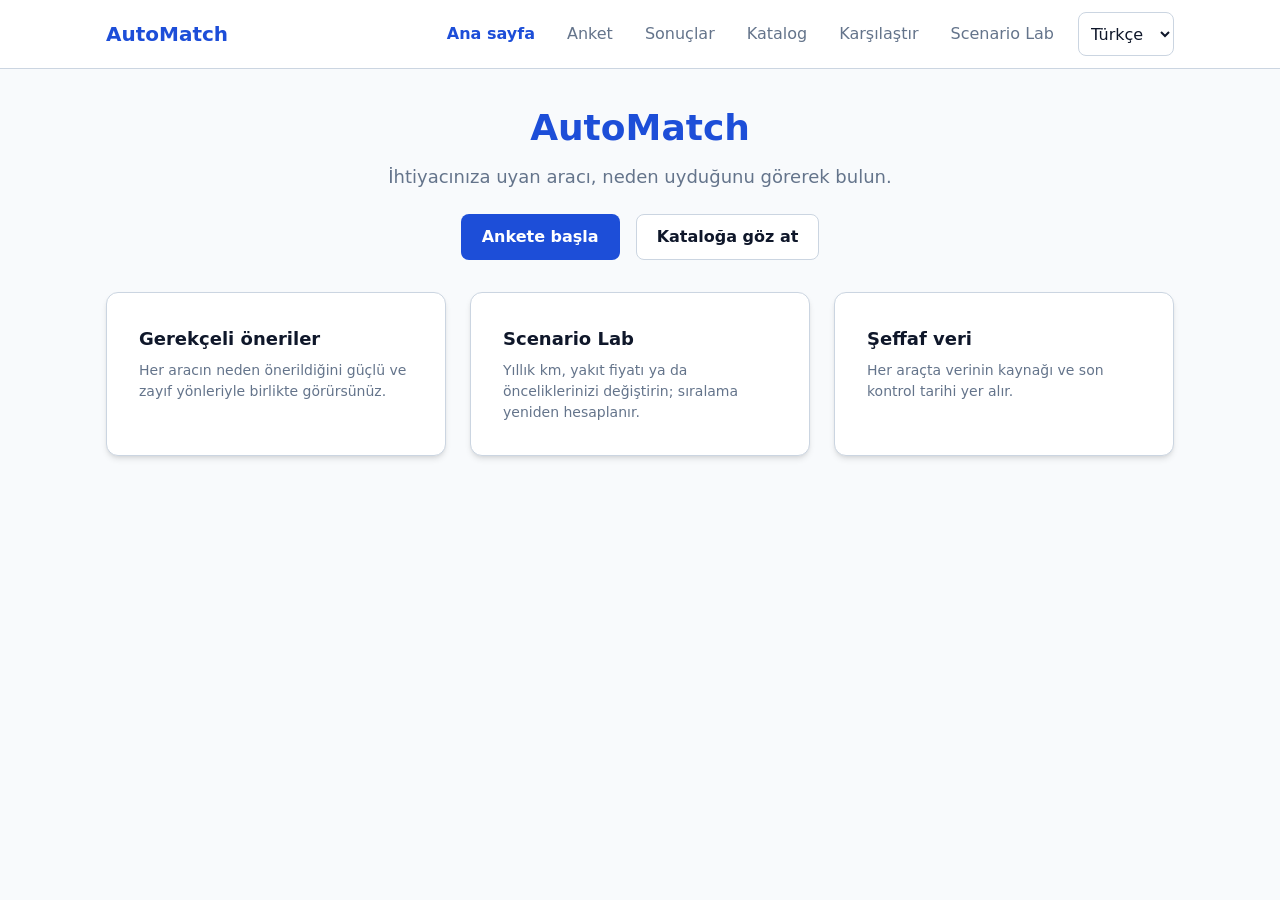
<file: app/static/index.html>
<!DOCTYPE html>
<html lang="tr">
<head>
  <meta charset="UTF-8">
  <meta name="viewport" content="width=device-width, initial-scale=1">
  <title data-i18n="index.title">AutoMatch</title>
  <link rel="stylesheet" href="css/base.css">
  <link rel="stylesheet" href="css/index.css">
</head>
<body>
  <header class="site-header" data-site-nav></header>

  <main class="container">
    <section class="hero" aria-labelledby="heroTitle">
      <h1 id="heroTitle" class="hero-title" data-i18n="index.title">AutoMatch</h1>
      <p class="hero-subtitle" data-i18n="index.subtitle">İhtiyacınıza uyan aracı, neden uyduğunu görerek bulun.</p>
      <div class="hero-actions">
        <a href="survey.html" class="btn btn-primary" data-i18n="index.startSurvey">Ankete başla</a>
        <a href="catalog.html" class="btn btn-secondary" data-i18n="index.browseCatalog">Kataloğa göz at</a>
      </div>
    </section>

    <section class="feature-list">
      <article class="card">
        <h2 class="card-title" data-i18n="index.features.1.title">Gerekçeli öneriler</h2>
        <p class="card-subtitle" data-i18n="index.features.1.desc">Her aracın neden önerildiğini güçlü ve zayıf yönleriyle birlikte görürsünüz.</p>
      </article>
      <article class="card">
        <h2 class="card-title" data-i18n="index.features.2.title">Scenario Lab</h2>
        <p class="card-subtitle" data-i18n="index.features.2.desc">Yıllık km, yakıt fiyatı ya da önceliklerinizi değiştirin; sıralama yeniden hesaplanır.</p>
      </article>
      <article class="card">
        <h2 class="card-title" data-i18n="index.features.3.title">Şeffaf veri</h2>
        <p class="card-subtitle" data-i18n="index.features.3.desc">Her araçta verinin kaynağı ve son kontrol tarihi yer alır.</p>
      </article>
    </section>
  </main>

  <script src="js/nav.js"></script>
</body>
</html>
</file>
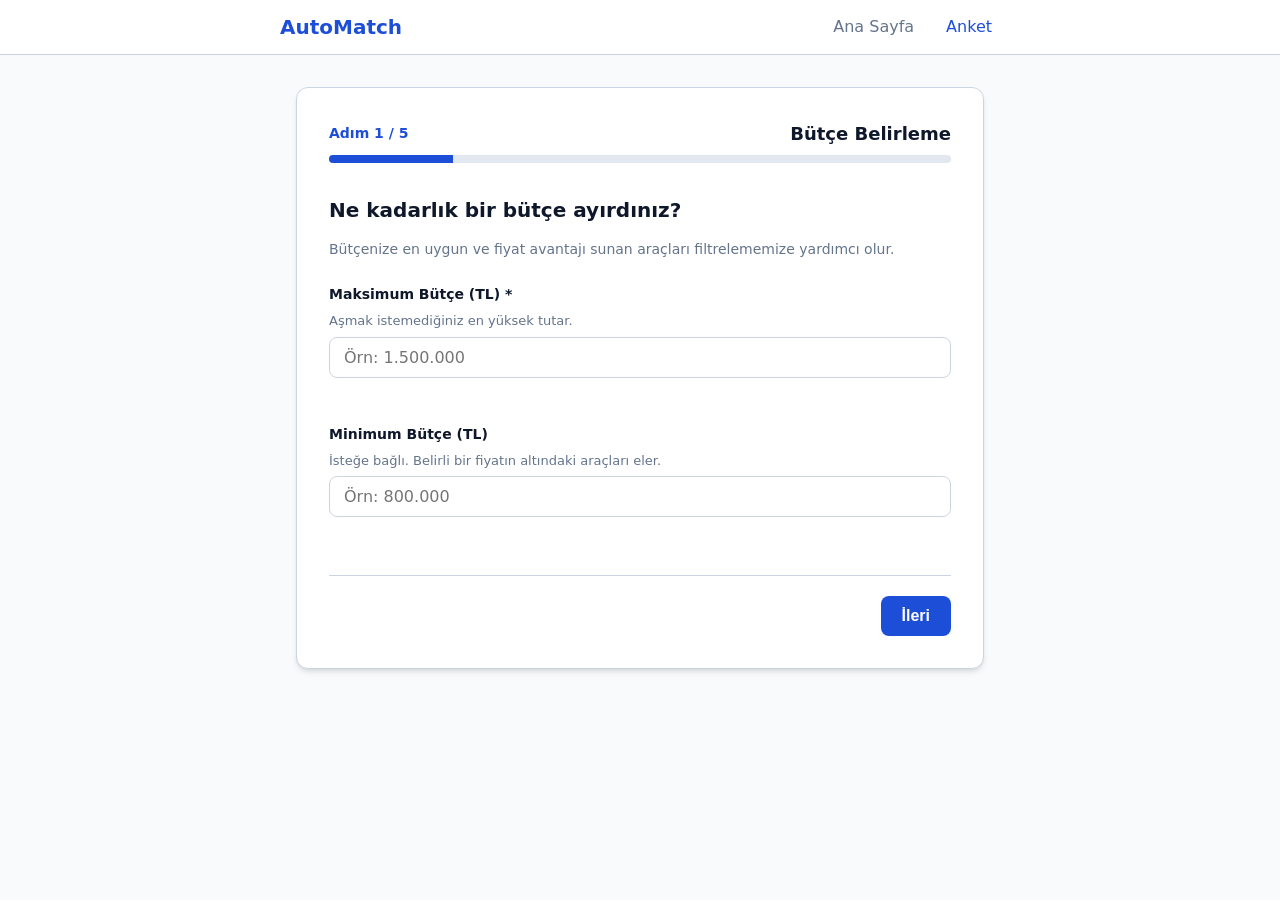
<file: app/static/results.html>
<!DOCTYPE html>
<html lang="tr">
<head>
  <meta charset="UTF-8">
  <meta name="viewport" content="width=device-width, initial-scale=1">
  <title data-i18n="results.title">Sonuçlar</title>
  <link rel="stylesheet" href="css/base.css">
  <link rel="stylesheet" href="css/results.css">
</head>
<body>
  <header class="site-header" data-site-nav></header>

  <!-- TODO(T15): i18n.js replaces the Turkish fallbacks via data-i18n. -->
  <main class="container results-page">
    <h1 id="resultsTitle" class="results-title" data-i18n="results.title">Sonuçlar</h1>
    <p class="card-subtitle" data-i18n="results.subtitle">Tercihlerinize en uygun ilk 5 araç</p>

    <p id="resultsLoading" class="results-muted" role="status" aria-live="polite" data-i18n="results.loading">Öneriler yükleniyor...</p>

    <div id="resultsError" class="alert-box alert-danger" role="alert" hidden>
      <p class="results-alert-text" data-i18n="results.error">Öneriler alınamadı. Lütfen tekrar deneyin.</p>
      <div class="alert-actions">
        <button type="button" id="retryButton" class="btn btn-secondary" data-i18n="results.retry">Tekrar dene</button>
      </div>
    </div>

    <section id="resultsSuccess" aria-labelledby="resultsTitle" hidden>
      <p class="results-muted"><span data-i18n="results.totalMatches">Kriterlerinize uyan araç sayısı:</span> <strong id="totalMatches"></strong></p>
      <div id="resultsList" class="results-list"></div>
      <div class="results-bar">
        <p id="compareMessage" class="compare-message" role="status" aria-live="polite" data-i18n="results.compareHint">Karşılaştırmak için 2 veya 3 araç seçin.</p>
        <div class="results-bar-actions">
          <button type="button" id="compareButton" class="btn btn-primary" disabled data-i18n="results.compareButton">Seçilenleri karşılaştır</button>
          <a href="scenario.html" class="btn btn-secondary" data-i18n="results.tryScenario">Senaryo dene</a>
        </div>
      </div>
    </section>

    <section id="resultsConflict" class="card" aria-labelledby="conflictTitle" hidden>
      <h2 id="conflictTitle" class="card-title" data-i18n="results.conflict.title">Kriterlerinize uyan araç bulunamadı</h2>
      <h3 class="result-section-title" data-i18n="results.conflict.reason">Neden</h3>
      <p id="conflictReason" class="result-text"></p>
      <div id="conflictConstraintsBlock" class="result-section">
        <h3 class="result-section-title" data-i18n="results.conflict.constraints">Engelleyen kısıtlar</h3>
        <ul id="conflictConstraints" class="result-list"></ul>
      </div>
      <div id="conflictSuggestionsBlock" class="result-section">
        <h3 class="result-section-title" data-i18n="results.conflict.suggestions">Esnetme önerileri</h3>
        <ul id="conflictSuggestions" class="result-list"></ul>
      </div>
      <div id="conflictExplanationBlock" class="result-section">
        <h3 class="result-section-title" data-i18n="results.explanation">Açıklama</h3>
        <p id="conflictExplanation" class="result-text"></p>
      </div>
      <a href="survey.html" class="btn btn-primary conflict-edit" data-i18n="results.conflict.editPreferences">Tercihleri düzenle</a>
    </section>
  </main>

  <script src="js/nav.js"></script>
  <script src="js/results.js"></script>
</body>
</html>
</file>
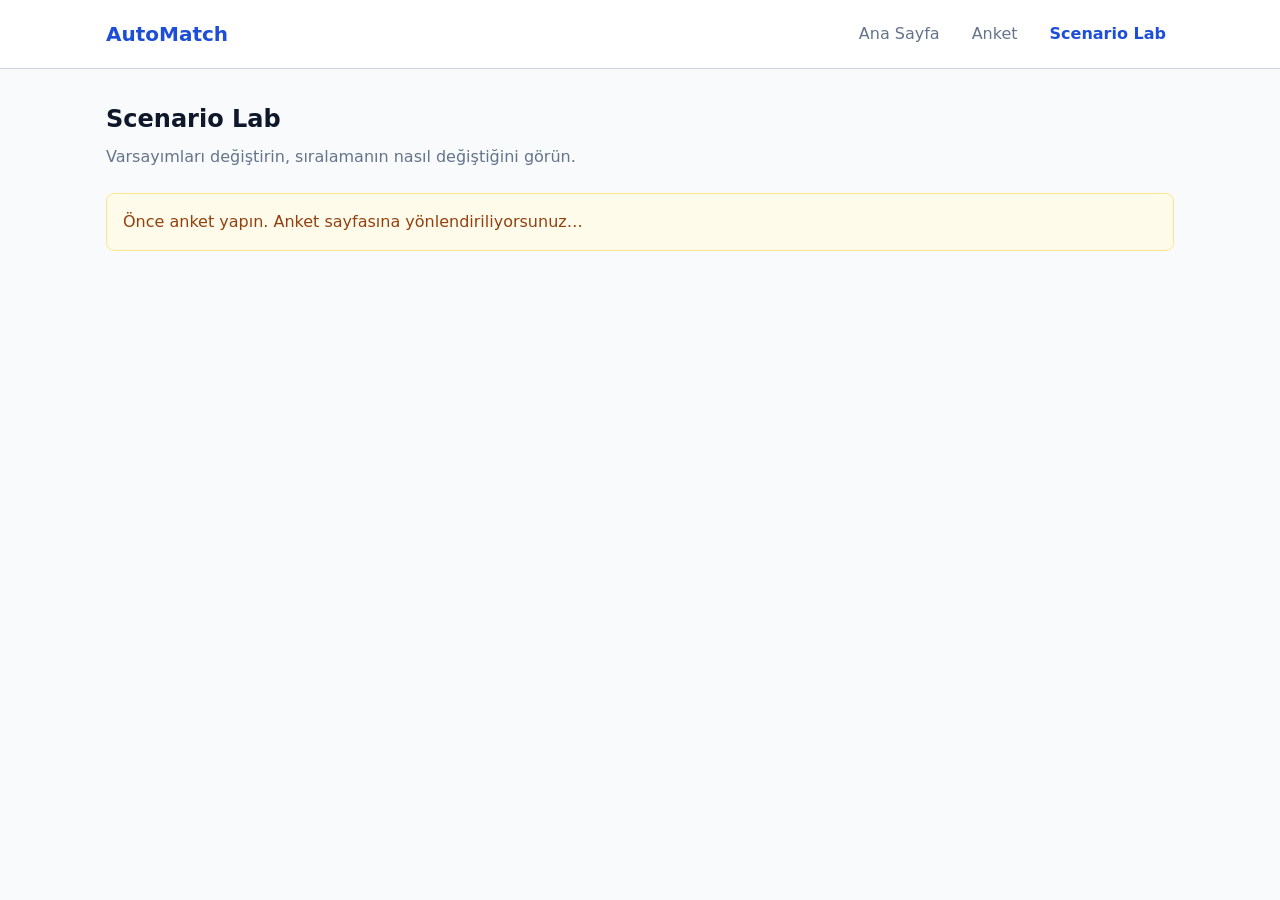
<file: app/static/scenario.html>
<!DOCTYPE html>
<html lang="tr">
<head>
  <meta charset="UTF-8">
  <meta name="viewport" content="width=device-width, initial-scale=1.0">
  <title data-i18n="scenario.page_title">AutoMatch — Scenario Lab</title>
  <link rel="stylesheet" href="css/base.css">
  <link rel="stylesheet" href="css/scenario.css">
</head>
<body>

  <!-- TODO: T60 (PR #78) ortak menüsü gelince bu blok onunla değiştirilecek -->
  <header class="site-header">
    <nav class="site-nav" aria-label="Ana Gezinti">
      <a href="index.html" class="nav-brand" data-i18n="nav.brand">AutoMatch</a>
      <ul class="nav-links">
        <li><a href="index.html" data-i18n="nav.home">Ana Sayfa</a></li>
        <li><a href="survey.html" data-i18n="nav.survey">Anket</a></li>
        <li><a href="scenario.html" class="active" aria-current="page" data-i18n="nav.scenario">Scenario Lab</a></li>
      </ul>
    </nav>
  </header>

  <main class="container scenario-main">
    <h1 class="scenario-title" data-i18n="scenario.heading">Scenario Lab</h1>
    <p class="scenario-lead" data-i18n="scenario.lead">Varsayımları değiştirin, sıralamanın nasıl değiştiğini görün.</p>

    <div id="scenarioAlert" class="alert-box" role="alert" aria-live="polite" hidden></div>

    <div id="scenarioApp" hidden>
      <section class="card scenario-controls" aria-labelledby="assumptionsTitle">
        <h2 class="card-title" id="assumptionsTitle" data-i18n="scenario.assumptions">Varsayımlar</h2>

        <div class="slider-row">
          <label class="form-label" for="annualKm" data-i18n="scenario.annual_km">Yıllık km</label>
          <input type="range" id="annualKm" min="1000" max="200000" step="100">
          <output id="annualKmOut" for="annualKm"></output>
        </div>
        <div class="slider-row">
          <label class="form-label" for="fuelPrice" data-i18n="scenario.fuel_price">Benzin fiyatı (TL/L)</label>
          <input type="range" id="fuelPrice" min="40" max="150" step="0.1">
          <output id="fuelPriceOut" for="fuelPrice"></output>
        </div>
        <div class="slider-row">
          <label class="form-label" for="electricityPrice" data-i18n="scenario.electricity_price">Elektrik fiyatı (TL/kWh)</label>
          <input type="range" id="electricityPrice" min="1" max="40" step="0.1">
          <output id="electricityPriceOut" for="electricityPrice"></output>
        </div>
        <p class="form-hint" data-i18n="scenario.price_hint">Fiyatlar örnek değerlerdir. Yıl km ve fiyatlar yalnızca yıllık maliyet tahminini değiştirir; sıralama öncelik ağırlıklarından etkilenir.</p>

        <h3 class="scenario-subtitle" data-i18n="scenario.priorities">Öncelik ağırlıkları</h3>
        <div id="prioritySliders"></div>

        <button type="button" class="btn btn-secondary" id="btnReset" data-i18n="scenario.reset">Sıfırla</button>
      </section>

      <section class="scenario-results" aria-labelledby="resultsTitle" aria-live="polite" aria-busy="false" id="resultsRegion">
        <h2 class="card-title" id="resultsTitle" data-i18n="scenario.ranking">Sıralama: önce / sonra</h2>
        <p id="status" class="form-hint" role="status"></p>
        <div class="card" id="costChartCard">
          <h3 class="card-subtitle" data-i18n="scenario.cost_chart">Yıllık maliyet tahmini (TL)</h3>
          <div id="costChart" class="cost-chart" role="img" aria-label="Yıllık maliyet çubuk grafiği"></div>
        </div>
        <div class="before-after">
          <div class="card" id="beforeCard">
            <h3 class="card-subtitle" data-i18n="scenario.before">ÖNCE</h3>
            <ol id="beforeList" class="rank-list"></ol>
          </div>
          <div class="card">
            <h3 class="card-subtitle" data-i18n="scenario.after">SONRA</h3>
            <ol id="afterList" class="rank-list"></ol>
          </div>
        </div>
      </section>
    </div>
  </main>

  <script src="js/scenario.js"></script>
</body>
</html>
</file>
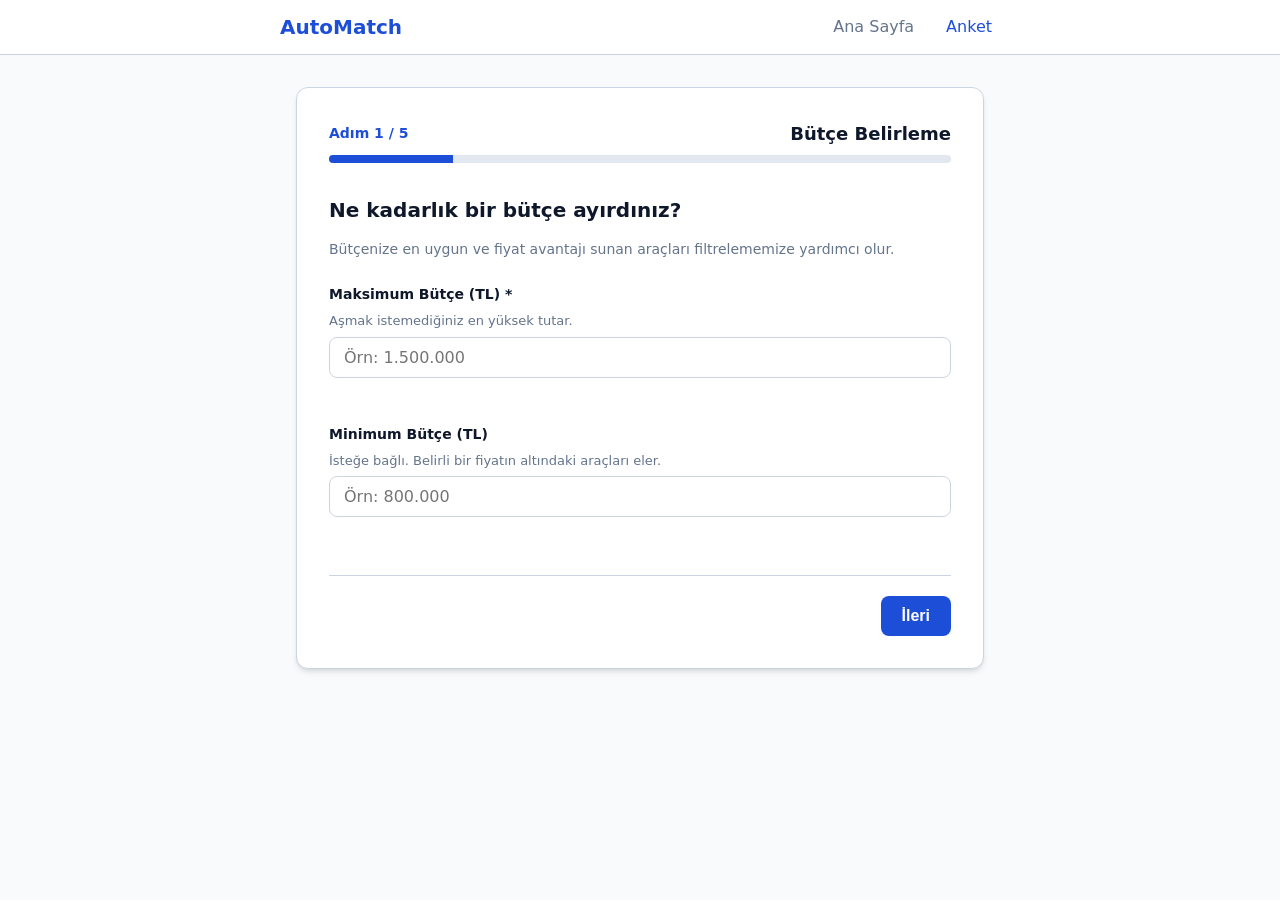
<file: app/static/survey.html>
<!DOCTYPE html>
<html lang="tr">
<head>
  <meta charset="UTF-8">
  <meta name="viewport" content="width=device-width, initial-scale=1.0">
  <title data-i18n="survey.page_title">AutoMatch — Araç Tercih Anketi</title>
  <link rel="stylesheet" href="survey.css">
</head>
<body>

  <!-- TODO: T60 ortak nav ile değiştirilecek -->
  <header class="site-header">
    <nav class="site-nav" aria-label="Ana Gezinti">
      <a href="index.html" class="nav-brand" data-i18n="nav.brand">AutoMatch</a>
      <ul class="nav-links">
        <li><a href="index.html" data-i18n="nav.home">Ana Sayfa</a></li>
        <li><a href="survey.html" class="active" data-i18n="nav.survey">Anket</a></li>
      </ul>
    </nav>
  </header>

  <main class="survey-main">
    <div class="survey-card">

      <!-- Progress / Stepper Header -->
      <div class="progress-container" aria-label="Anket İlerlemesi">
        <div class="progress-header">
          <span class="step-count" id="stepIndicator" data-i18n="survey.step_indicator">Adım 1 / 5</span>
          <span class="step-title" id="stepHeading" tabindex="-1" data-i18n="survey.step1_heading">Bütçe Belirleme</span>
        </div>
        <div class="progress-bar-bg" role="progressbar" aria-valuenow="20" aria-valuemin="0" aria-valuemax="100" id="progressBar">
          <div class="progress-bar-fill" id="progressFill" style="width: 20%;"></div>
        </div>
      </div>

      <!-- Feedback / Alert Notifications -->
      <div id="surveyAlert" class="alert-box" role="alert" aria-live="polite">
        <div id="alertMessage"></div>
        <div class="alert-actions" id="alertActions" style="display: none;">
          <a href="results.html" id="btnAlertContinue" class="btn btn-primary" data-i18n="survey.btn_continue_to_results">Sonuçlara Devam Et</a>
        </div>
      </div>

      <form id="surveyForm" novalidate>

        <!-- =================================================================
             ADIM 1: BÜTÇE
             ================================================================= -->
        <section class="step-pane active" id="step1" aria-labelledby="step1Title">
          <h2 id="step1Title" data-i18n="survey.step1.title">Ne kadarlık bir bütçe ayırdınız?</h2>
          <p class="step-description" data-i18n="survey.step1.desc">
            Bütçenize en uygun ve fiyat avantajı sunan araçları filtrelememize yardımcı olur.
          </p>

          <div class="form-group">
            <label for="budgetMax" class="form-label">
              <span data-i18n="survey.budget_max.label">Maksimum Bütçe (TL)</span> *
            </label>
            <span class="form-hint" data-i18n="survey.budget_max.hint">Aşmak istemediğiniz en yüksek tutar.</span>
            <input type="text" inputmode="numeric" id="budgetMax" name="budget_max_try" class="form-input" placeholder="Örn: 1.500.000" autocomplete="off" required>
            <div class="form-preview" id="budgetMaxPreview" aria-live="polite"></div>
            <div class="form-error" id="budgetMaxError" aria-live="polite"></div>
          </div>

          <div class="form-group">
            <label for="budgetMin" class="form-label" data-i18n="survey.budget_min.label">Minimum Bütçe (TL)</label>
            <span class="form-hint" data-i18n="survey.budget_min.hint">İsteğe bağlı. Belirli bir fiyatın altındaki araçları eler.</span>
            <input type="text" inputmode="numeric" id="budgetMin" name="budget_min_try" class="form-input" placeholder="Örn: 800.000" autocomplete="off">
            <div class="form-preview" id="budgetMinPreview" aria-live="polite"></div>
            <div class="form-error" id="budgetMinError" aria-live="polite"></div>
          </div>
        </section>

        <!-- =================================================================
             ADIM 2: KULLANIM TİPİ VE YILLIK KM
             ================================================================= -->
        <section class="step-pane" id="step2" aria-labelledby="step2Title">
          <h2 id="step2Title" data-i18n="survey.step2.title">Aracı nasıl kullanacaksınız?</h2>
          <p class="step-description" data-i18n="survey.step2.desc">
            Kullanım profiliniz ve yıllık mesafeniz yakıt/enerji maliyetinizi hesaplamakta kullanılır.
          </p>

          <div class="form-group">
            <label class="form-label" data-i18n="survey.usage_type.label">Birincil Kullanım Amacı</label>
            <div class="option-grid" role="radiogroup" aria-label="Kullanım Amacı">
              <label class="option-card" id="card_usage_city">
                <input type="radio" name="usage_type" value="city">
                <span data-i18n="survey.usage.city">Şehir İçi</span>
              </label>
              <label class="option-card" id="card_usage_highway">
                <input type="radio" name="usage_type" value="highway">
                <span data-i18n="survey.usage.highway">Uzun Yol</span>
              </label>
              <label class="option-card" id="card_usage_mixed">
                <input type="radio" name="usage_type" value="mixed">
                <span data-i18n="survey.usage.mixed">Karma</span>
              </label>
              <label class="option-card" id="card_usage_family">
                <input type="radio" name="usage_type" value="family">
                <span data-i18n="survey.usage.family">Aile</span>
              </label>
            </div>
            <div class="form-error" id="usageTypeError" aria-live="polite"></div>
          </div>

          <div class="form-group">
            <label for="annualKm" class="form-label" data-i18n="survey.annual_km.label">Tahmini Yıllık Kilometre (km)</label>
            <span class="form-hint" data-i18n="survey.annual_km.hint">İsteğe bağlı (1.000 – 200.000 km arası). Yakıt maliyetinde kullanılır.</span>
            <input type="text" inputmode="numeric" id="annualKm" name="annual_km" class="form-input" placeholder="Örn: 15.000" autocomplete="off">
            <div class="form-error" id="annualKmError" aria-live="polite"></div>
          </div>
        </section>

        <!-- =================================================================
             ADIM 3: ARAÇ TERCİHLERİ (VİTES, YAKIT, KASA, KOLTUK)
             ================================================================= -->
        <section class="step-pane" id="step3" aria-labelledby="step3Title">
          <h2 id="step3Title" data-i18n="survey.step3.title">Araç Tercihleriniz Neler?</h2>
          <p class="step-description" data-i18n="survey.step3.desc">
            Seçim yapmadığınız alanlar "Fark etmez" olarak değerlendirilir ve tüm seçenekler listelenir.
          </p>

          <!-- Vites -->
          <div class="form-group">
            <label class="form-label" data-i18n="survey.transmission.label">Vites Tipi</label>
            <div class="option-grid" role="radiogroup" aria-label="Vites Tipi">
              <label class="option-card selected" id="card_trans_any">
                <input type="radio" name="transmission" value="" checked>
                <span data-i18n="survey.trans.any">Fark Etmez</span>
              </label>
              <label class="option-card" id="card_trans_manual">
                <input type="radio" name="transmission" value="manual">
                <span data-i18n="survey.trans.manual">Manuel</span>
              </label>
              <label class="option-card" id="card_trans_auto">
                <input type="radio" name="transmission" value="automatic">
                <span data-i18n="survey.trans.auto">Otomatik</span>
              </label>
            </div>
            <div class="form-error" id="transmissionError" aria-live="polite"></div>
          </div>

          <!-- Yakıt Tipleri -->
          <div class="form-group">
            <label class="form-label" data-i18n="survey.fuel_types.label">Kabul Edilen Yakıt Tipleri (Çoklu Seçim)</label>
            <span class="form-hint" data-i18n="survey.fuel_types.hint">Hiçbirini seçmezseniz tüm yakıt tipleri geçerli sayılır.</span>
            <div class="option-grid">
              <label class="option-card" id="card_fuel_petrol">
                <input type="checkbox" name="fuel_types" value="petrol">
                <span data-i18n="survey.fuel.petrol">Benzin</span>
              </label>
              <label class="option-card" id="card_fuel_diesel">
                <input type="checkbox" name="fuel_types" value="diesel">
                <span data-i18n="survey.fuel.diesel">Dizel</span>
              </label>
              <label class="option-card" id="card_fuel_hybrid">
                <input type="checkbox" name="fuel_types" value="hybrid">
                <span data-i18n="survey.fuel.hybrid">Hibrit</span>
              </label>
              <label class="option-card" id="card_fuel_electric">
                <input type="checkbox" name="fuel_types" value="electric">
                <span data-i18n="survey.fuel.electric">Elektrik</span>
              </label>
            </div>
          </div>

          <!-- Gövde Tipleri -->
          <div class="form-group">
            <label class="form-label" data-i18n="survey.body_types.label">Gövde / Kasa Tipi (Çoklu Seçim)</label>
            <span class="form-hint" data-i18n="survey.body_types.hint">Hiçbirini seçmezseniz tüm kasa tipleri geçerli sayılır.</span>
            <div class="option-grid">
              <label class="option-card" id="card_body_hatchback">
                <input type="checkbox" name="body_types" value="hatchback">
                <span data-i18n="survey.body.hatchback">Hatchback</span>
              </label>
              <label class="option-card" id="card_body_sedan">
                <input type="checkbox" name="body_types" value="sedan">
                <span data-i18n="survey.body.sedan">Sedan</span>
              </label>
              <label class="option-card" id="card_body_suv">
                <input type="checkbox" name="body_types" value="suv">
                <span data-i18n="survey.body.suv">SUV</span>
              </label>
              <label class="option-card" id="card_body_wagon">
                <input type="checkbox" name="body_types" value="wagon">
                <span data-i18n="survey.body.wagon">Station Wagon</span>
              </label>
              <label class="option-card" id="card_body_mpv">
                <input type="checkbox" name="body_types" value="mpv">
                <span data-i18n="survey.body.mpv">MPV</span>
              </label>
            </div>
          </div>

          <!-- Minimum Koltuk Sayısı -->
          <div class="form-group">
            <label for="minSeats" class="form-label" data-i18n="survey.min_seats.label">Minimum Koltuk Sayısı</label>
            <span class="form-hint" data-i18n="survey.min_seats.hint">İsteğe bağlı (2 – 9 arası). Geniş aileler için önerilir.</span>
            <input type="number" id="minSeats" name="min_seats" class="form-input" placeholder="Örn: 5" min="2" max="9">
            <div class="form-error" id="minSeatsError" aria-live="polite"></div>
          </div>
        </section>

        <!-- =================================================================
             ADIM 4: ÖNCELİKLER
             ================================================================= -->
        <section class="step-pane" id="step4" aria-labelledby="step4Title">
          <h2 id="step4Title" data-i18n="survey.step4.title">Öncelikleriniz Neler?</h2>
          <p class="step-description" data-i18n="survey.step4.desc">
            Her kriter için önem derecesini belirleyin. Varsayılan seviye "Orta"dır.
          </p>

          <div class="priority-list">
            <!-- Yakıt Ekonomisi -->
            <div class="priority-item">
              <div class="priority-label-group">
                <span class="priority-title" data-i18n="survey.priority.fuel.title">Yakıt Ekonomisi</span>
                <span class="priority-desc" data-i18n="survey.priority.fuel.desc">Düşük tüketim ve yüksek enerji verimliliği.</span>
              </div>
              <div class="priority-btn-group" role="radiogroup" aria-label="Yakıt Ekonomisi Önceliği" data-field="fuel_economy">
                <button type="button" class="priority-btn" data-value="low" data-i18n="survey.priority.low">Düşük</button>
                <button type="button" class="priority-btn active" data-value="medium" data-i18n="survey.priority.medium">Orta</button>
                <button type="button" class="priority-btn" data-value="high" data-i18n="survey.priority.high">Yüksek</button>
              </div>
            </div>

            <!-- İç Hacim -->
            <div class="priority-item">
              <div class="priority-label-group">
                <span class="priority-title" data-i18n="survey.priority.space.title">İç Hacim ve Bagaj</span>
                <span class="priority-desc" data-i18n="survey.priority.space.desc">Geniş oturma alanı ve büyük bagaj kapasitesi.</span>
              </div>
              <div class="priority-btn-group" role="radiogroup" aria-label="İç Hacim Önceliği" data-field="interior_space">
                <button type="button" class="priority-btn" data-value="low" data-i18n="survey.priority.low">Düşük</button>
                <button type="button" class="priority-btn active" data-value="medium" data-i18n="survey.priority.medium">Orta</button>
                <button type="button" class="priority-btn" data-value="high" data-i18n="survey.priority.high">Yüksek</button>
              </div>
            </div>

            <!-- Performans -->
            <div class="priority-item">
              <div class="priority-label-group">
                <span class="priority-title" data-i18n="survey.priority.perf.title">Motor Gücü ve Performans</span>
                <span class="priority-desc" data-i18n="survey.priority.perf.desc">Yüksek beygir gücü ve seri hızlanma.</span>
              </div>
              <div class="priority-btn-group" role="radiogroup" aria-label="Performans Önceliği" data-field="performance">
                <button type="button" class="priority-btn" data-value="low" data-i18n="survey.priority.low">Düşük</button>
                <button type="button" class="priority-btn active" data-value="medium" data-i18n="survey.priority.medium">Orta</button>
                <button type="button" class="priority-btn" data-value="high" data-i18n="survey.priority.high">Yüksek</button>
              </div>
            </div>

            <!-- Fiyat Avantajı / Bütçeye Uygunluk -->
            <div class="priority-item">
              <div class="priority-label-group">
                <span class="priority-title" data-i18n="survey.priority.budget.title">Fiyat Avantajı (Bütçe Uyumu)</span>
                <span class="priority-desc" data-i18n="survey.priority.budget.desc">Maksimum bütçenin mümkün olduğunca altında kalmak.</span>
              </div>
              <div class="priority-btn-group" role="radiogroup" aria-label="Bütçe Uyumu Önceliği" data-field="budget_fit">
                <button type="button" class="priority-btn" data-value="low" data-i18n="survey.priority.low">Düşük</button>
                <button type="button" class="priority-btn active" data-value="medium" data-i18n="survey.priority.medium">Orta</button>
                <button type="button" class="priority-btn" data-value="high" data-i18n="survey.priority.high">Yüksek</button>
              </div>
            </div>

            <!-- Güvenlik -->
            <div class="priority-item">
              <div class="priority-label-group">
                <span class="priority-title" data-i18n="survey.priority.safety.title">Güvenlik</span>
                <span class="priority-desc" data-i18n="survey.priority.safety.desc">Euro NCAP çarpışma testi güvenlik puanı.</span>
              </div>
              <div class="priority-btn-group" role="radiogroup" aria-label="Güvenlik Önceliği" data-field="safety">
                <button type="button" class="priority-btn" data-value="low" data-i18n="survey.priority.low">Düşük</button>
                <button type="button" class="priority-btn active" data-value="medium" data-i18n="survey.priority.medium">Orta</button>
                <button type="button" class="priority-btn" data-value="high" data-i18n="survey.priority.high">Yüksek</button>
              </div>
            </div>
          </div>
        </section>

        <!-- =================================================================
             ADIM 5: ÖZET VE GÖNDER
             ================================================================= -->
        <section class="step-pane" id="step5" aria-labelledby="step5Title">
          <h2 id="step5Title" data-i18n="survey.step5.title">Tercihlerinizi Onaylayın</h2>
          <p class="step-description" data-i18n="survey.step5.desc">
            Seçtiğiniz kriterlerin özeti aşağıdadır. Değiştirmek istediğiniz bölümün yanındaki "Düzenle" butonuna basarak o adıma dönebilirsiniz.
          </p>

          <div class="summary-container">
            <!-- Bütçe Özeti -->
            <div class="summary-section">
              <div class="summary-header">
                <h3 data-i18n="survey.summary.budget_title">Bütçe</h3>
                <button type="button" class="btn-edit" data-target-step="1" data-i18n="survey.summary.edit">Düzenle</button>
              </div>
              <div class="summary-item">
                <span class="summary-item-label" data-i18n="survey.budget_max.label">Maksimum Bütçe:</span>
                <span class="summary-item-val" id="sumBudgetMax">-</span>
              </div>
              <div class="summary-item">
                <span class="summary-item-label" data-i18n="survey.budget_min.label">Minimum Bütçe:</span>
                <span class="summary-item-val" id="sumBudgetMin">Belirtilmedi</span>
              </div>
            </div>

            <!-- Kullanım Özeti -->
            <div class="summary-section">
              <div class="summary-header">
                <h3 data-i18n="survey.summary.usage_title">Kullanım Profili</h3>
                <button type="button" class="btn-edit" data-target-step="2" data-i18n="survey.summary.edit">Düzenle</button>
              </div>
              <div class="summary-item">
                <span class="summary-item-label" data-i18n="survey.usage_type.label">Kullanım Amacı:</span>
                <span class="summary-item-val" id="sumUsageType">Belirtilmedi</span>
              </div>
              <div class="summary-item">
                <span class="summary-item-label" data-i18n="survey.annual_km.label">Yıllık Kilometre:</span>
                <span class="summary-item-val" id="sumAnnualKm">Belirtilmedi</span>
              </div>
            </div>

            <!-- Araç Kriterleri Özeti -->
            <div class="summary-section">
              <div class="summary-header">
                <h3 data-i18n="survey.summary.vehicle_title">Araç Tercihleri</h3>
                <button type="button" class="btn-edit" data-target-step="3" data-i18n="survey.summary.edit">Düzenle</button>
              </div>
              <div class="summary-item">
                <span class="summary-item-label" data-i18n="survey.transmission.label">Vites:</span>
                <span class="summary-item-val" id="sumTransmission">Fark etmez</span>
              </div>
              <div class="summary-item">
                <span class="summary-item-label" data-i18n="survey.fuel_types.label">Yakıt Tipleri:</span>
                <span class="summary-item-val" id="sumFuelTypes">Fark etmez</span>
              </div>
              <div class="summary-item">
                <span class="summary-item-label" data-i18n="survey.body_types.label">Kasa Tipleri:</span>
                <span class="summary-item-val" id="sumBodyTypes">Fark etmez</span>
              </div>
              <div class="summary-item">
                <span class="summary-item-label" data-i18n="survey.min_seats.label">Min Koltuk:</span>
                <span class="summary-item-val" id="sumMinSeats">Fark etmez</span>
              </div>
            </div>

            <!-- Öncelikler Özeti -->
            <div class="summary-section">
              <div class="summary-header">
                <h3 data-i18n="survey.summary.priority_title">Öncelikler</h3>
                <button type="button" class="btn-edit" data-target-step="4" data-i18n="survey.summary.edit">Düzenle</button>
              </div>
              <div class="summary-item">
                <span class="summary-item-label" data-i18n="survey.priority.fuel.title">Yakıt Ekonomisi:</span>
                <span class="summary-item-val" id="sumPrioFuel">Orta</span>
              </div>
              <div class="summary-item">
                <span class="summary-item-label" data-i18n="survey.priority.space.title">İç Hacim:</span>
                <span class="summary-item-val" id="sumPrioSpace">Orta</span>
              </div>
              <div class="summary-item">
                <span class="summary-item-label" data-i18n="survey.priority.perf.title">Performans:</span>
                <span class="summary-item-val" id="sumPrioPerf">Orta</span>
              </div>
              <div class="summary-item">
                <span class="summary-item-label" data-i18n="survey.priority.budget.title">Fiyat Avantajı:</span>
                <span class="summary-item-val" id="sumPrioBudget">Orta</span>
              </div>
              <div class="summary-item">
                <span class="summary-item-label" data-i18n="survey.priority.safety.title">Güvenlik:</span>
                <span class="summary-item-val" id="sumPrioSafety">Orta</span>
              </div>
            </div>
          </div>
        </section>

        <!-- Navigation Buttons -->
        <div class="wizard-actions">
          <button type="button" id="btnPrev" class="btn btn-secondary" style="display: none;" data-i18n="survey.btn_prev">Geri</button>
          <div style="flex-grow: 1;"></div>
          <button type="button" id="btnNext" class="btn btn-primary" data-i18n="survey.btn_next">İleri</button>
          <button type="submit" id="btnSubmit" class="btn btn-primary" style="display: none;" data-i18n="survey.btn_submit">Önerileri Gör</button>
        </div>

      </form>
    </div>
  </main>

  <script src="js/survey.js"></script>
</body>
</html>
</file>
<file: app/static/css/base.css>
/* ==========================================================================
   AutoMatch - Shared Base Styles (T43)
   Design tokens, reset, nav, buttons, forms, cards, alerts.
   Page-specific styles stay in their own files (e.g. survey.css).
   ========================================================================== */

:root {
  /* Colors */
  --color-primary: #1d4ed8;
  --color-primary-hover: #1e40af;
  --color-primary-light: #dbeafe;
  --color-primary-contrast: #ffffff;
  --color-surface: #ffffff;
  --color-background: #f8fafc;
  --color-text: #0f172a;
  --color-text-muted: #64748b;
  --color-border: #cbd5e1;
  --color-border-subtle: #e2e8f0;
  --color-border-focus: #3b82f6;
  --color-focus-ring: rgba(59, 130, 246, 0.2);
  --color-hover-bg: #f1f5f9;
  --color-danger: #dc2626;
  --color-danger-bg: #fef2f2;
  --color-success: #16a34a;
  --color-success-bg: #f0fdf4;
  --color-warning: #b45309;
  --color-warning-bg: #fffbeb;
  --color-warning-border: #fde68a;
  --color-warning-text: #92400e;

  /* Typography */
  --font-sans: system-ui, -apple-system, BlinkMacSystemFont, "Segoe UI", Roboto, "Helvetica Neue", Arial, sans-serif;
  --font-size-sm: 0.875rem;
  --font-size-base: 1rem;
  --font-size-lg: 1.125rem;
  --font-size-xl: 1.5rem;

  /* Spacing */
  --space-1: 0.25rem;
  --space-2: 0.5rem;
  --space-3: 1rem;
  --space-4: 1.5rem;
  --space-5: 2rem;

  /* Shape and elevation */
  --radius-md: 0.5rem;
  --radius-lg: 0.75rem;
  --shadow-sm: 0 1px 2px 0 rgb(0 0 0 / 0.05);
  --shadow-md: 0 4px 6px -1px rgb(0 0 0 / 0.1), 0 2px 4px -2px rgb(0 0 0 / 0.1);

  /* Layout */
  --container-width: 1100px;
}

/* Reset */
*, *::before, *::after {
  box-sizing: border-box;
}

body {
  margin: 0;
  font-family: var(--font-sans);
  font-size: var(--font-size-base);
  background-color: var(--color-background);
  color: var(--color-text);
  line-height: 1.5;
  -webkit-font-smoothing: antialiased;
  overflow-wrap: break-word;
}

img, svg, video {
  max-width: 100%;
  height: auto;
}

/* Layout */
.container {
  width: 100%;
  max-width: var(--container-width);
  margin: 0 auto;
  padding: 0 var(--space-3);
}

/* Header and navigation */
.site-header {
  background-color: var(--color-surface);
  border-bottom: 1px solid var(--color-border);
  padding: 0.75rem 0;
}

.site-nav {
  display: flex;
  align-items: center;
  justify-content: space-between;
  flex-wrap: wrap;
  row-gap: var(--space-2);
  column-gap: var(--space-3);
  max-width: var(--container-width);
  margin: 0 auto;
  padding-left: var(--space-3);
  padding-right: var(--space-3);
}

.nav-brand {
  font-weight: 700;
  font-size: 1.25rem;
  color: var(--color-primary);
  text-decoration: none;
  display: inline-flex;
  align-items: center;
  min-height: 44px;
}

.nav-links {
  display: flex;
  flex-wrap: wrap;
  gap: var(--space-3);
  list-style: none;
  margin: 0 0 0 auto;
  padding: 0;
}

.nav-links a {
  color: var(--color-text-muted);
  text-decoration: none;
  font-weight: 500;
  padding: var(--space-1) var(--space-2);
  border-radius: var(--radius-md);
  transition: color 0.15s ease;
  display: inline-flex;
  align-items: center;
  min-height: 44px;
}

.nav-links a:hover,
.nav-links a.active,
.nav-links a[aria-current="page"] {
  color: var(--color-primary);
}

.nav-links a.active,
.nav-links a[aria-current="page"] {
  font-weight: 600;
}

.nav-brand:focus-visible,
.nav-links a:focus-visible,
.nav-language-select:focus-visible {
  outline: 2px solid var(--color-primary);
  outline-offset: 2px;
}

/* Language selector (direct child of .site-nav) */
.nav-language-select {
  min-height: 44px;
  padding: var(--space-1) var(--space-2);
  font-family: inherit;
  font-size: var(--font-size-base);
  color: var(--color-text);
  background-color: var(--color-surface);
  border: 1px solid var(--color-border);
  border-radius: var(--radius-md);
  cursor: pointer;
}

/* Mobile menu toggle: hidden on desktop, links are always visible there */
.site-nav .nav-toggle {
  display: none;
}

/* Hidden visually, still read by screen readers */
.visually-hidden {
  position: absolute;
  width: 1px;
  height: 1px;
  padding: 0;
  margin: -1px;
  overflow: hidden;
  clip: rect(0, 0, 0, 0);
  white-space: nowrap;
  border: 0;
}

@media (max-width: 600px) {
  .site-nav {
    column-gap: var(--space-2);
  }

  .nav-brand {
    margin-right: auto;
  }

  .nav-language {
    order: 1;
  }

  .site-nav .nav-toggle {
    display: inline-flex;
    order: 2;
    padding: var(--space-1) var(--space-2);
  }

  .nav-links {
    order: 3;
    width: 100%;
    margin: 0;
    flex-direction: column;
    gap: 0;
    border-top: 1px solid var(--color-border-subtle);
    padding-top: var(--space-2);
  }

  .nav-toggle[aria-expanded="false"] ~ .nav-links {
    display: none;
  }

  .nav-links a {
    display: flex;
  }
}

/* Buttons */
.btn {
  display: inline-flex;
  align-items: center;
  justify-content: center;
  padding: 0.625rem 1.25rem;
  font-family: inherit;
  font-size: var(--font-size-base);
  font-weight: 600;
  border-radius: var(--radius-md);
  border: 1px solid transparent;
  cursor: pointer;
  transition: background-color 0.15s, border-color 0.15s, color 0.15s;
  min-height: 44px;
  line-height: 1.5;
  text-decoration: none;
}

.btn:focus-visible {
  outline: 2px solid var(--color-primary);
  outline-offset: 2px;
}

.btn-primary {
  background-color: var(--color-primary);
  color: var(--color-primary-contrast);
}

.btn-primary:hover:not(:disabled) {
  background-color: var(--color-primary-hover);
}

.btn-secondary {
  background-color: var(--color-surface);
  border-color: var(--color-border);
  color: var(--color-text);
}

.btn-secondary:hover:not(:disabled) {
  background-color: var(--color-hover-bg);
}

.btn:disabled {
  opacity: 0.5;
  cursor: not-allowed;
}

/* Forms */
.form-group {
  margin-bottom: 1.25rem;
}

.form-label {
  display: block;
  font-weight: 600;
  font-size: var(--font-size-sm);
  margin-bottom: 0.375rem;
}

.form-hint {
  display: block;
  font-size: 0.8125rem;
  color: var(--color-text-muted);
  margin-bottom: 0.375rem;
}

.form-input,
.form-select {
  width: 100%;
  padding: 0.625rem 0.875rem;
  font-family: inherit;
  font-size: var(--font-size-base);
  border: 1px solid var(--color-border);
  border-radius: var(--radius-md);
  background-color: var(--color-surface);
  color: var(--color-text);
  transition: border-color 0.15s, box-shadow 0.15s;
  min-height: 44px;
}

.form-input:focus,
.form-select:focus {
  outline: none;
  border-color: var(--color-border-focus);
  box-shadow: 0 0 0 3px var(--color-focus-ring);
}

.form-input:disabled,
.form-select:disabled {
  background-color: var(--color-hover-bg);
  cursor: not-allowed;
  opacity: 0.7;
}

.form-input.has-error {
  border-color: var(--color-danger);
  background-color: var(--color-danger-bg);
}

.form-error {
  color: var(--color-danger);
  font-size: 0.8125rem;
  margin-top: 0.375rem;
  min-height: 1.25rem;
}

/* Cards */
.card {
  background-color: var(--color-surface);
  border: 1px solid var(--color-border);
  border-radius: var(--radius-lg);
  box-shadow: var(--shadow-md);
  padding: var(--space-5);
}

.card-title {
  margin: 0 0 var(--space-2);
  font-size: var(--font-size-lg);
  font-weight: 700;
}

.card-subtitle {
  margin: 0 0 var(--space-3);
  font-size: var(--font-size-sm);
  color: var(--color-text-muted);
}

/* Alerts (visible by default; pages hide or show them as needed) */
.alert-box {
  padding: var(--space-3);
  border-radius: var(--radius-md);
  margin-bottom: var(--space-4);
}

.alert-warning {
  background-color: var(--color-warning-bg);
  border: 1px solid var(--color-warning-border);
  color: var(--color-warning-text);
}

.alert-danger {
  background-color: var(--color-danger-bg);
  border: 1px solid var(--color-danger);
  color: var(--color-danger);
}

.alert-success {
  background-color: var(--color-success-bg);
  border: 1px solid var(--color-success);
  color: var(--color-success);
}

.alert-actions {
  margin-top: 0.75rem;
  display: flex;
  flex-wrap: wrap;
  gap: var(--space-2);
}

/* Responsive */
@media (max-width: 600px) {
  .card {
    padding: var(--space-4);
  }
}
</file>
<file: app/static/css/index.css>
/* AutoMatch - home page (T60). Loaded after base.css; uses its tokens only. */

.hero {
  text-align: center;
  padding: var(--space-5) 0;
}

.hero-title {
  margin: 0 0 var(--space-2);
  font-size: calc(var(--font-size-xl) * 1.5);
  color: var(--color-primary);
}

.hero-subtitle {
  margin: 0 auto var(--space-4);
  max-width: 36rem;
  font-size: var(--font-size-lg);
  color: var(--color-text-muted);
}

.hero-actions {
  display: flex;
  flex-wrap: wrap;
  justify-content: center;
  gap: var(--space-3);
}

.feature-list {
  display: grid;
  grid-template-columns: repeat(3, minmax(0, 1fr));
  gap: var(--space-4);
  padding-bottom: var(--space-5);
}

.feature-list .card-subtitle {
  margin-bottom: 0;
}

@media (max-width: 600px) {
  .hero-actions {
    flex-direction: column;
  }

  .feature-list {
    grid-template-columns: minmax(0, 1fr);
  }
}
</file>
<file: app/static/css/results.css>
/* AutoMatch - Results page (T44). Only base.css variables; single 600px breakpoint. */
.results-page [hidden] { display: none !important; }
.results-page { padding-top: var(--space-4); padding-bottom: var(--space-5); }
.results-title { margin: 0 0 var(--space-2); font-size: var(--font-size-xl); }
.results-muted { margin: 0 0 var(--space-3); color: var(--color-text-muted); }
.results-muted strong { color: var(--color-text); }
.results-alert-text { margin: 0; }
.results-list { display: flex; flex-direction: column; gap: var(--space-3); margin-bottom: var(--space-4); }

.result-header {
  display: flex; flex-wrap: wrap; align-items: center;
  gap: var(--space-2) var(--space-3); margin-bottom: var(--space-3);
}
.result-rank { font-size: var(--font-size-lg); font-weight: 700; color: var(--color-primary); }
.result-title { flex: 1 1 16rem; margin: 0; }

/* Whole label is the touch target (>= 44px) */
.compare-toggle {
  display: inline-flex; align-items: center; gap: var(--space-2);
  min-height: 44px; padding: 0 var(--space-3); font-size: var(--font-size-base);
  border: 1px solid var(--color-border); border-radius: var(--radius-md); cursor: pointer;
}
.compare-toggle input { width: 1.25rem; height: 1.25rem; margin: 0; accent-color: var(--color-primary); }
.compare-toggle:focus-within { outline: 2px solid var(--color-primary); outline-offset: 2px; }

.result-row { margin: 0 0 var(--space-2); }
.result-label { font-weight: 600; }
.result-text { margin: 0; }
.result-no-data { color: var(--color-text-muted); font-style: italic; }
.result-tag {
  display: inline-block; padding: 0 var(--space-2); font-size: var(--font-size-sm);
  color: var(--color-text-muted); background-color: var(--color-hover-bg);
  border: 1px solid var(--color-border-subtle); border-radius: var(--radius-md);
}

.score-bar {
  height: 0.75rem; margin: 0 0 var(--space-3); overflow: hidden;
  background-color: var(--color-border-subtle); border-radius: var(--radius-md);
}
.score-bar-fill { height: 100%; background-color: var(--color-primary); }

.result-breakdown {
  display: grid; grid-template-columns: 1fr auto; gap: var(--space-1) var(--space-3);
  max-width: 24rem; margin: 0 0 var(--space-3); font-size: var(--font-size-sm);
}
.result-breakdown dt { color: var(--color-text-muted); }
.result-breakdown dd { margin: 0; text-align: right; }

.result-section { margin-top: var(--space-3); }
.result-section-title { margin: 0 0 var(--space-1); font-size: var(--font-size-base); }
.result-list { margin: 0; padding-left: var(--space-4); }
.conflict-suggestion { margin-bottom: var(--space-2); }
.conflict-edit { margin-top: var(--space-4); }

.results-bar {
  position: sticky; bottom: 0; display: flex; flex-wrap: wrap; align-items: center;
  justify-content: space-between; gap: var(--space-2) var(--space-3); padding: var(--space-3);
  background-color: var(--color-surface); border: 1px solid var(--color-border);
  border-radius: var(--radius-lg); box-shadow: var(--shadow-md);
}
.compare-message { margin: 0; font-size: var(--font-size-sm); color: var(--color-text-muted); }
.compare-message.is-warning { color: var(--color-warning-text); font-weight: 600; }
.results-bar-actions { display: flex; flex-wrap: wrap; gap: var(--space-2); }

@media (max-width: 600px) {
  .compare-toggle, .results-bar-actions, .results-bar-actions .btn { width: 100%; }
}
</file>
<file: app/static/css/scenario.css>
/* Scenario Lab (T51). Uses the shared variables from base.css. */

.scenario-main { padding-block: var(--space-5); }
.scenario-title { margin: 0 0 var(--space-2); font-size: var(--font-size-xl); }
.scenario-lead { margin: 0 0 var(--space-4); color: var(--color-text-muted); }
.scenario-subtitle { margin: var(--space-4) 0 var(--space-2); font-size: var(--font-size-base); }

#scenarioApp { display: grid; gap: var(--space-4); }

.slider-row {
  display: grid;
  grid-template-columns: minmax(8rem, 12rem) 1fr minmax(10rem, 13rem);
  align-items: center;
  gap: var(--space-3);
  margin-bottom: var(--space-3);
}
.slider-row .form-label { margin: 0; }
.slider-row input[type="range"] { width: 100%; accent-color: var(--color-primary); }
.slider-row output { font-weight: 600; text-align: right; font-variant-numeric: tabular-nums; }

.before-after { display: grid; grid-template-columns: repeat(2, 1fr); gap: var(--space-4); }

.rank-list { list-style: none; margin: 0; padding: 0; display: grid; gap: var(--space-2); }
.rank-item {
  display: grid;
  grid-template-columns: 2rem 1fr auto;
  gap: var(--space-2);
  align-items: center;
  padding: var(--space-2) var(--space-3);
  border: 1px solid var(--color-border-subtle);
  border-radius: var(--radius-md);
}
.rank-no { font-weight: 700; color: var(--color-text-muted); }
.rank-name { font-weight: 600; }
.rank-meta { display: block; font-size: var(--font-size-sm); color: var(--color-text-muted); }

.badge { font-size: var(--font-size-sm); font-weight: 700; padding: 0.1rem 0.5rem; border-radius: 999px; white-space: nowrap; }
.badge-up { color: var(--color-success); background: var(--color-success-bg); }
.badge-down { color: var(--color-danger); background: var(--color-danger-bg); }
.badge-same { color: var(--color-text-muted); background: var(--color-hover-bg); }
.badge-new { color: var(--color-warning-text); background: var(--color-warning-bg); }

.rank-empty { color: var(--color-text-muted); font-size: var(--font-size-sm); }

@media (max-width: 700px) {
  .slider-row { grid-template-columns: 1fr; gap: var(--space-1); }
  .slider-row output { text-align: left; }
  .before-after { grid-template-columns: 1fr; }
}

/* Annual cost bar chart (plain DOM, no library). */
.cost-chart { display: grid; gap: var(--space-2); }
.cost-row { display: grid; grid-template-columns: minmax(8rem, 14rem) 1fr minmax(6rem, 8rem); gap: var(--space-2); align-items: center; font-size: var(--font-size-sm); }
.cost-name { overflow: hidden; text-overflow: ellipsis; white-space: nowrap; }
.cost-track { background: var(--color-hover-bg); border-radius: var(--radius-md); height: 1rem; overflow: hidden; }
.cost-bar { height: 100%; background: var(--color-primary); border-radius: var(--radius-md); transition: width 0.15s ease; }
.cost-value { text-align: right; font-variant-numeric: tabular-nums; }
@media (max-width: 700px) { .cost-row { grid-template-columns: 1fr; gap: 0.15rem; } .cost-value { text-align: left; } }

/* `display` rules above must not override the HTML `hidden` attribute. */
[hidden] { display: none !important; }
</file>
<file: app/static/survey.css>
/* ==========================================================================
   AutoMatch - Survey Page Styles
   Temporary CSS variables and layout for T11 (Survey Form).
   TODO: When T60 (base.css) is merged, replace :root theme variables
   and common components with base.css classes.
   ========================================================================== */

:root {
  /* Colors */
  --color-primary: #1d4ed8;
  --color-primary-hover: #1e40af;
  --color-primary-light: #dbeafe;
  --color-surface: #ffffff;
  --color-background: #f8fafc;
  --color-text: #0f172a;
  --color-text-muted: #64748b;
  --color-border: #cbd5e1;
  --color-border-focus: #3b82f6;
  --color-danger: #dc2626;
  --color-danger-bg: #fef2f2;
  --color-success: #16a34a;
  --color-success-bg: #f0fdf4;
  --color-warning-bg: #fffbeb;
  --color-warning-border: #fde68a;
  --color-warning-text: #92400e;

  /* Typography */
  --font-sans: system-ui, -apple-system, BlinkMacSystemFont, "Segoe UI", Roboto, "Helvetica Neue", Arial, sans-serif;
  --font-size-base: 1rem;
  --font-size-sm: 0.875rem;
  --font-size-lg: 1.125rem;
  --font-size-xl: 1.5rem;

  /* Spacing & Borders */
  --radius-md: 0.5rem;
  --radius-lg: 0.75rem;
  --shadow-sm: 0 1px 2px 0 rgb(0 0 0 / 0.05);
  --shadow-md: 0 4px 6px -1px rgb(0 0 0 / 0.1), 0 2px 4px -2px rgb(0 0 0 / 0.1);
  --max-width: 720px;
}

/* Reset & Box Sizing */
*, *::before, *::after {
  box-sizing: border-box;
}

body {
  margin: 0;
  font-family: var(--font-sans);
  background-color: var(--color-background);
  color: var(--color-text);
  line-height: 1.5;
  -webkit-font-smoothing: antialiased;
}

/* Header & Temporary Navigation */
.site-header {
  background-color: var(--color-surface);
  border-bottom: 1px solid var(--color-border);
  padding: 0.75rem 1.5rem;
}

.site-nav {
  display: flex;
  align-items: center;
  justify-content: space-between;
  max-width: var(--max-width);
  margin: 0 auto;
}

.nav-brand {
  font-weight: 700;
  font-size: 1.25rem;
  color: var(--color-primary);
  text-decoration: none;
}

.nav-links {
  display: flex;
  gap: 1rem;
  list-style: none;
  margin: 0;
  padding: 0;
}

.nav-links a {
  color: var(--color-text-muted);
  text-decoration: none;
  font-weight: 500;
  padding: 0.25rem 0.5rem;
  border-radius: var(--radius-md);
  transition: color 0.15s ease;
}

.nav-links a:hover,
.nav-links a.active {
  color: var(--color-primary);
}

/* Survey Container */
.survey-main {
  max-width: var(--max-width);
  margin: 2rem auto;
  padding: 0 1rem;
}

.survey-card {
  background-color: var(--color-surface);
  border-radius: var(--radius-lg);
  border: 1px solid var(--color-border);
  box-shadow: var(--shadow-md);
  padding: 2rem;
}

/* Progress & Stepper */
.progress-container {
  margin-bottom: 2rem;
}

.progress-header {
  display: flex;
  justify-content: space-between;
  align-items: center;
  margin-bottom: 0.5rem;
}

.step-count {
  font-size: var(--font-size-sm);
  font-weight: 600;
  color: var(--color-primary);
}

.step-title {
  font-size: var(--font-size-lg);
  font-weight: 700;
  margin: 0;
}

.progress-bar-bg {
  width: 100%;
  height: 8px;
  background-color: #e2e8f0;
  border-radius: 9999px;
  overflow: hidden;
}

.progress-bar-fill {
  height: 100%;
  background-color: var(--color-primary);
  width: 20%;
  transition: width 0.3s ease;
}

/* Form Steps */
.step-pane {
  display: none;
}

.step-pane.active {
  display: block;
}

.step-pane h2 {
  font-size: 1.25rem;
  margin-top: 0;
  margin-bottom: 0.5rem;
}

.step-description {
  color: var(--color-text-muted);
  font-size: var(--font-size-sm);
  margin-bottom: 1.5rem;
}

/* Form Groups & Inputs */
.form-group {
  margin-bottom: 1.25rem;
}

.form-label {
  display: block;
  font-weight: 600;
  font-size: var(--font-size-sm);
  margin-bottom: 0.375rem;
}

.form-hint {
  display: block;
  font-size: 0.8125rem;
  color: var(--color-text-muted);
  margin-bottom: 0.375rem;
}

.form-input,
.form-select {
  width: 100%;
  padding: 0.625rem 0.875rem;
  font-size: var(--font-size-base);
  font-family: inherit;
  border: 1px solid var(--color-border);
  border-radius: var(--radius-md);
  background-color: var(--color-surface);
  color: var(--color-text);
  transition: border-color 0.15s, box-shadow 0.15s;
}

.form-input:focus,
.form-select:focus {
  outline: none;
  border-color: var(--color-border-focus);
  box-shadow: 0 0 0 3px rgba(59, 130, 246, 0.2);
}

.form-input.has-error {
  border-color: var(--color-danger);
  background-color: var(--color-danger-bg);
}

.form-preview {
  font-size: 0.8125rem;
  font-weight: 600;
  color: var(--color-primary);
  margin-top: 0.375rem;
  min-height: 1.125rem;
}

.form-preview:empty {
  display: none;
}

.form-error {
  color: var(--color-danger);
  font-size: 0.8125rem;
  margin-top: 0.375rem;
  min-height: 1.25rem;
}

/* Cards & Grid Options */
.option-grid {
  display: grid;
  grid-template-columns: repeat(auto-fill, minmax(130px, 1fr));
  gap: 0.75rem;
  margin-top: 0.5rem;
}

.option-card {
  display: flex;
  flex-direction: column;
  align-items: center;
  justify-content: center;
  padding: 1rem 0.75rem;
  border: 1px solid var(--color-border);
  border-radius: var(--radius-md);
  cursor: pointer;
  background-color: var(--color-surface);
  text-align: center;
  transition: all 0.15s ease;
  user-select: none;
}

.option-card:hover {
  border-color: var(--color-primary);
  background-color: var(--color-primary-light);
}

.option-card input {
  position: absolute;
  opacity: 0;
  pointer-events: none;
}

.option-card.selected {
  border-color: var(--color-primary);
  background-color: var(--color-primary-light);
  font-weight: 600;
  color: var(--color-primary);
  box-shadow: 0 0 0 1px var(--color-primary);
}

.option-card:focus-within {
  outline: 2px solid var(--color-primary);
  outline-offset: 2px;
}

/* Priority Rating Rows */
.priority-list {
  display: flex;
  flex-direction: column;
  gap: 1rem;
}

.priority-item {
  display: flex;
  flex-direction: column;
  padding: 1rem;
  background-color: var(--color-background);
  border: 1px solid var(--color-border);
  border-radius: var(--radius-md);
}

@media (min-width: 600px) {
  .priority-item {
    flex-direction: row;
    align-items: center;
    justify-content: space-between;
  }
}

.priority-label-group {
  margin-bottom: 0.5rem;
}

@media (min-width: 600px) {
  .priority-label-group {
    margin-bottom: 0;
    max-width: 55%;
  }
}

.priority-title {
  font-weight: 600;
  font-size: var(--font-size-sm);
  display: block;
}

.priority-desc {
  font-size: 0.8125rem;
  color: var(--color-text-muted);
}

.priority-btn-group {
  display: inline-flex;
  border-radius: var(--radius-md);
  border: 1px solid var(--color-border);
  overflow: hidden;
}

#stepHeading:focus {
  outline: none;
}

.priority-btn {
  padding: 0.5rem 0.875rem;
  font-size: var(--font-size-sm);
  border: none;
  background-color: var(--color-surface);
  color: var(--color-text);
  cursor: pointer;
  min-height: 44px;
  display: inline-flex;
  align-items: center;
  justify-content: center;
  transition: background-color 0.15s, color 0.15s;
}

.priority-btn + .priority-btn {
  border-left: 1px solid var(--color-border);
}

.priority-btn.active {
  background-color: var(--color-primary);
  color: #ffffff;
  font-weight: 600;
}

/* Summary Cards (Step 5) */
.summary-container {
  display: flex;
  flex-direction: column;
  gap: 1rem;
}

.summary-section {
  border: 1px solid var(--color-border);
  border-radius: var(--radius-md);
  padding: 1rem 1.25rem;
  background-color: var(--color-background);
}

.summary-header {
  display: flex;
  justify-content: space-between;
  align-items: center;
  margin-bottom: 0.5rem;
  border-bottom: 1px solid var(--color-border);
  padding-bottom: 0.375rem;
}

.summary-header h3 {
  margin: 0;
  font-size: 1rem;
  font-weight: 600;
}

.btn-edit {
  background: none;
  border: none;
  color: var(--color-primary);
  font-size: var(--font-size-sm);
  font-weight: 600;
  cursor: pointer;
  text-decoration: underline;
  padding: 0;
}

.btn-edit:hover {
  color: var(--color-primary-hover);
}

.summary-item {
  display: flex;
  justify-content: space-between;
  font-size: var(--font-size-sm);
  padding: 0.25rem 0;
}

.summary-item-label {
  color: var(--color-text-muted);
}

.summary-item-val {
  font-weight: 600;
}

/* Toast / Alert Banners */
.alert-box {
  padding: 1rem;
  border-radius: var(--radius-md);
  margin-bottom: 1.5rem;
  display: none;
}

.alert-warning {
  background-color: var(--color-warning-bg);
  border: 1px solid var(--color-warning-border);
  color: var(--color-warning-text);
}

.alert-danger {
  background-color: var(--color-danger-bg);
  border: 1px solid var(--color-danger);
  color: var(--color-danger);
}

.alert-actions {
  margin-top: 0.75rem;
  display: flex;
  gap: 0.5rem;
}

/* Wizard Button Actions */
.wizard-actions {
  display: flex;
  justify-content: space-between;
  align-items: center;
  margin-top: 2rem;
  padding-top: 1.25rem;
  border-top: 1px solid var(--color-border);
}

.btn {
  display: inline-flex;
  align-items: center;
  justify-content: center;
  padding: 0.625rem 1.25rem;
  font-size: var(--font-size-base);
  font-weight: 600;
  border-radius: var(--radius-md);
  border: 1px solid transparent;
  cursor: pointer;
  transition: background-color 0.15s, border-color 0.15s, color 0.15s;
}

.btn:focus-visible {
  outline: 2px solid var(--color-primary);
  outline-offset: 2px;
}

.btn-primary {
  background-color: var(--color-primary);
  color: #ffffff;
}

.btn-primary:hover:not(:disabled) {
  background-color: var(--color-primary-hover);
}

.btn-secondary {
  background-color: var(--color-surface);
  border-color: var(--color-border);
  color: var(--color-text);
}

.btn-secondary:hover:not(:disabled) {
  background-color: #f1f5f9;
}

.btn:disabled {
  opacity: 0.5;
  cursor: not-allowed;
}

/* Responsive adjustments */
@media (max-width: 600px) {
  .survey-card {
    padding: 1.25rem;
  }

  .wizard-actions {
    flex-direction: column-reverse;
    gap: 0.75rem;
  }

  .wizard-actions .btn {
    width: 100%;
  }
}
</file>
